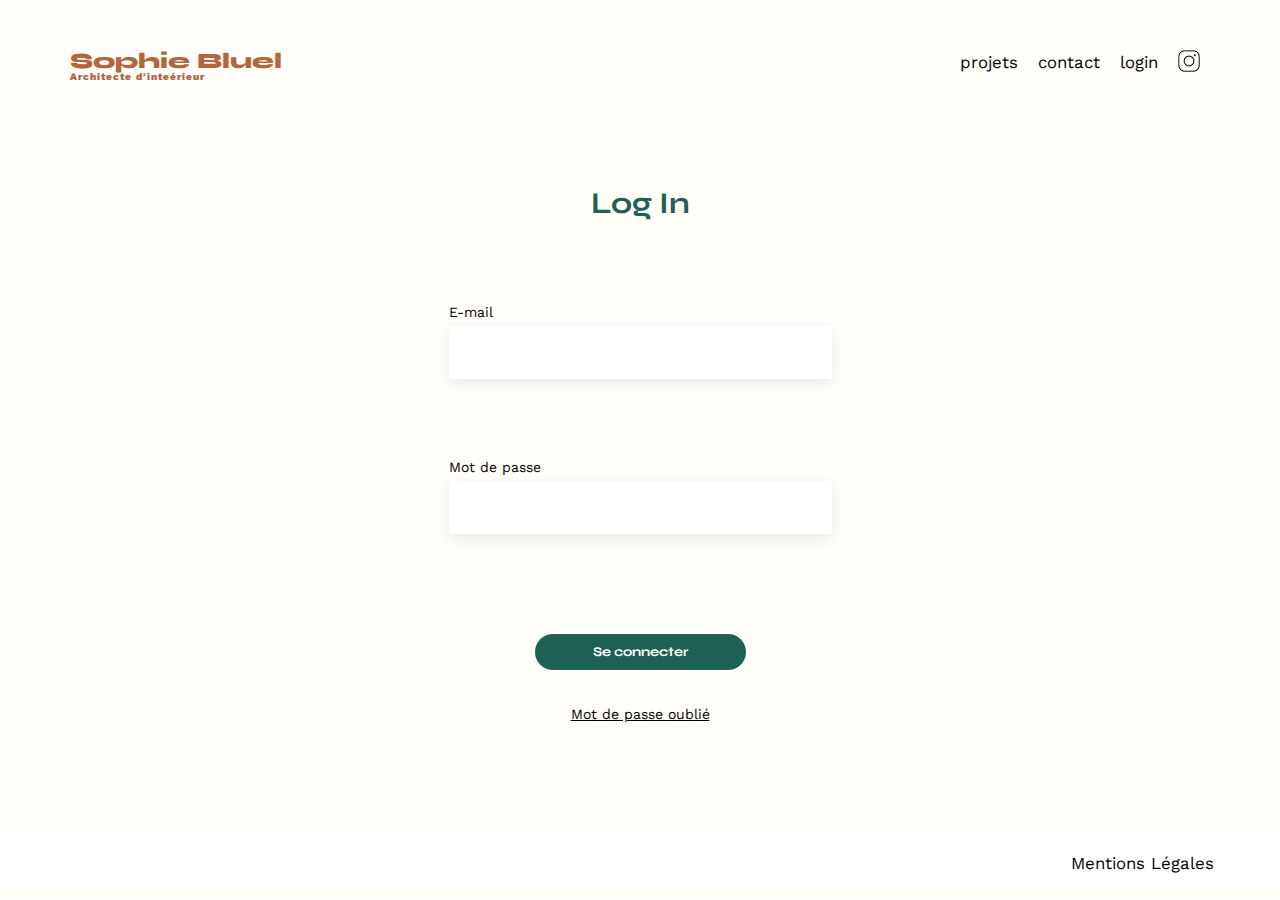
<file: FrontEnd/login.html>
<!DOCTYPE html>
<html lang="fr">
  <head>
    <meta charset="UTF-8" />
    <title>Sophie Bluel - Architecte d'intérieur</title>
    <meta name="viewport" content="width=device-width, initial-scale=1.0" />
    <link rel="preconnect" href="https://fonts.googleapis.com" />
    <link rel="preconnect" href="https://fonts.gstatic.com" crossorigin />
    <link
      href="https://fonts.googleapis.com/css2?family=Syne:wght@700;800&family=Work+Sans&display=swap"
      rel="stylesheet"
    />
    <meta name="description" content="" />
    <link rel="stylesheet" href="./assets/style.css" />
    <link rel="stylesheet" href="./assets/login.css" />
    
  </head>
  <body>
    <header>
        <a href="./index.html">
            <h1>Sophie Bluel <span>Architecte d'inteérieur</span></h1>
        </a>
      <nav>
        <ul>
          <li>projets</li>
          <li>contact</li>
          <li class="login_btn">login</li>
          <li><img src="./assets/icons/instagram.png" alt="Instagram" /></li>
        </ul>
      </nav>
    </header>
    <main>
        <section class="login__section">
            <h2>Log In</h2 >
              <p class="alert-connection"></p>
                <form class="login__form" id="login-form">
                    <div class="login__form-labelgroup">
                        <label for="Email">E-mail</label>
                        <input type="email" name="email" id="Email" value="" autocomplete="email" onfocus="this.value=''">
                        <p class="alert-mail">Merci d'entrer un email</p>
                    </div>
                    <div class="login__form-labelgroup">
                        <label for="Password">Mot de passe</label>
                        <input type="password" name="password" id="Password" value="" autocomplete="current-password" onfocus="this.value=''">
                        <p class="alert-password">Merci d'entrer un mot de passe</p>
                    </div>
                    <div class="login__form-button">
                        <input type="submit" value="Se connecter" class="btn btn--loggin">
                        <a href="#"><u>Mot de passe oublié</u></a>
                    </div>
                </form>
        </section>
    </main>
    <footer>
      <nav>
        <ul>
          <li>Mentions Légales</li>
        </ul>
      </nav>
    </footer>
    <script src="./javascript/login/login.js" type="module"></script>
  </body>
</html>
</file>
<file: FrontEnd/assets/login.css>
.login__section {
	width: 100%;
	height: calc(100vh - 255px);
	display: flex;
	flex-direction: column;
	justify-content: center;
	align-items: center;
	gap: 40px;

}

.login__form-labelgroup {
	display: flex;
	align-items: flex-start;
	justify-content: center;
	flex-direction: column;
	margin-bottom: 50px;
}

.login__form-labelgroup label {
	font-size: 14px;
	padding: 7px 0;
	font-family: 'work sans';
}

.login__form-labelgroup input {
	width: 379px;
	height: 51px;
	box-shadow: 0px 4px 14px 0px rgba(0, 0, 0, 0.09);
	border: none;
}
.alert-connection {
	color: red;
}

.alert-mail {
	color: red;
	visibility: hidden;
	margin-top: 10px;
	
}

.alert-password {
	color: red;
	margin-top: 10px;
	visibility: hidden;
}

.login__form-button {
	display: flex;
	flex-direction: column;
	align-items: center;
}

.btn--loggin {
	margin-bottom: 37px;
	transition: box-shadow 0.3s;
}

.btn--loggin:hover {
	box-shadow: 7px 7px 14px 0px rgba(0, 0, 0, 0.5);
}

.login__form-button a {
	color: black;
}
</file>
<file: FrontEnd/assets/style.css>
/* http://meyerweb.com/eric/tools/css/reset/
   v2.0 | 20110126
   License: none (public domain)
*/

html, body, div, span, applet, object, iframe,
h1, h2, h3, h4, h5, h6, p, blockquote, pre,
a, abbr, acronym, address, big, cite, code,
del, dfn, em, img, ins, kbd, q, s, samp,
small, strike, strong, sub, sup, tt, var,
b, u, i, center,
dl, dt, dd, ol, ul, li,
fieldset, form, label, legend,
table, caption, tbody, tfoot, thead, tr, th, td,
article, aside, canvas, details, embed,
figure, figcaption, footer, header, hgroup,
menu, nav, output, ruby, section, summary,
time, mark, audio, video {
	margin: 0;
	padding: 0;
	border: 0;
	font-size: 100%;
	font: inherit;
	vertical-align: baseline;
}
/* HTML5 display-role reset for older browsers */
article, aside, details, figcaption, figure,
footer, header, hgroup, menu, nav, section {
	display: block;
}
body {
	line-height: 1;
}
ol, ul {
	list-style: none;
}
blockquote, q {
	quotes: none;
}
blockquote:before, blockquote:after,
q:before, q:after {
	content: '';
	content: none;
}
table {
	border-collapse: collapse;
	border-spacing: 0;
}
a {
	text-decoration: none;
	color: #000;
}
/** end reset css**/
body {
	background-color: #FFFEF8;
	font-size: 14px;
	font-family: 'Work Sans';
}

/* editor bar */
.save__bar {
	width: 100%;
	background-color: #000;
	height: 59px;
	z-index: 101;
	position: sticky;
	top: 0;
	display: none;
}

.save__bar__content {
	display: flex;
	justify-content: center;
	align-items: center;
	color: #fff;
	height: 100%;
	font-family: 'Work Sans';
}

.save__bar__content .fa-pen-to-square {
	font-size: 20px;
	padding-right: 9px;
	font-weight: 300;
}

.save__bar__content p {
	font-size: 16px;
	padding-right: 21px;	
}

/* modal */


/* modal */



header {
	display: flex;
	justify-content: space-between;
	margin: 50px auto;
	max-width: 1140px;
	
}

section {
	margin: 50px auto;
	max-width: 1140px;
	background-color: #FFFEF8;
}

h1{
	display: flex;
	flex-direction: column;
	font-family: 'Syne';
	font-size: 22px;
	font-weight: 800;
	color: #B1663C
}

h1 > span {
	font-family: 'Work Sans';
	font-size:10px;
	letter-spacing: 0.1em;
;
}

h2{
	font-family: 'Syne';
	font-weight: 700;
	font-size: 30px;
	color: #1D6154
}
nav ul {
	display: flex;
	align-items: center;
	

}
nav li {
	padding: 0 10px;
	font-size: 1.2em;
}

nav li img {
	width: 22px;
}

li:hover {
	color: #B1663C;
}


#introduction {
	display: flex;
	align-items: center;
}
#introduction figure {
	flex: 1
}
#introduction img {
	display: block;
	margin: auto;
	width: 80%;
}

#introduction article {
	flex: 1
}
#introduction h2 {
	margin-bottom: 1em;
}

#introduction p {
	margin-bottom: 0.5em;
}
#portfolio h2 {
	text-align: center;
	margin-bottom: 1em;
	display: flex;
	justify-content: center;
	align-items: center;
}

.modify__btn {
	font-family: 'work sans';
	font-size: 18px;
	color: black;
	padding-left: 31px;
	font-weight: 300;
	display: none;
	cursor: pointer;
}

#filter__btn {
	display: flex;
	margin: 51px 0;
	justify-content: center;
	align-items: center;
	gap: 10px;
}

.btn--filter {
	font-family: 'Syne';
	font-weight: 700;
	color: #1D6154;
	background-color: #FFFEF8;
	text-align: center;
	border-radius: 60px;
	border: 1px solid #1D6154;
	font-size: 16px;
	padding: 9px 15px;
	transition: 0.5s;
	cursor: pointer;
}

.btn--filter:hover {
	color: #fff;
	background-color: #1D6154;
}

.gallery {
	width: 100%;
	display: grid;
	grid-template-columns: 1fr 1fr 1fr;
	grid-column-gap: 20px;
	grid-row-gap: 20px;
}

.gallery img {
	width: 100%;
	height: 100%;

}
#contact {
	width: 50%;
margin: auto;
}
#contact > * {
	text-align: center;

}
#contact h2{
	margin-bottom: 20px;
}
#contact form {
	text-align: left;
	margin-top:30px;
	display: flex;
	flex-direction: column;
}

#contact input {
	height: 50px;
	font-size: 1.2em;
	border: none;
	box-shadow: 0px 4px 14px rgba(0, 0, 0, 0.09);
}
#contact label {
	margin: 2em 0 1em 0;
}
#contact textarea {
	border: none;
	box-shadow: 0px 4px 14px rgba(0, 0, 0, 0.09);
}

.btn {
	font-family: 'Syne';
	font-weight: 700;
	color: white;
	background-color: #1D6154;
	margin : 2em auto;
	padding: 10px 58px;
	text-align: center;
	border-radius: 50px;
	cursor: pointer;
	border: none;
}

footer {
	background-color: #fff;
	height: 60px;
}

footer nav ul {
	display: flex;
	justify-content: flex-end;
	margin: 2em;
	padding: 2em;
	
}
</file>
